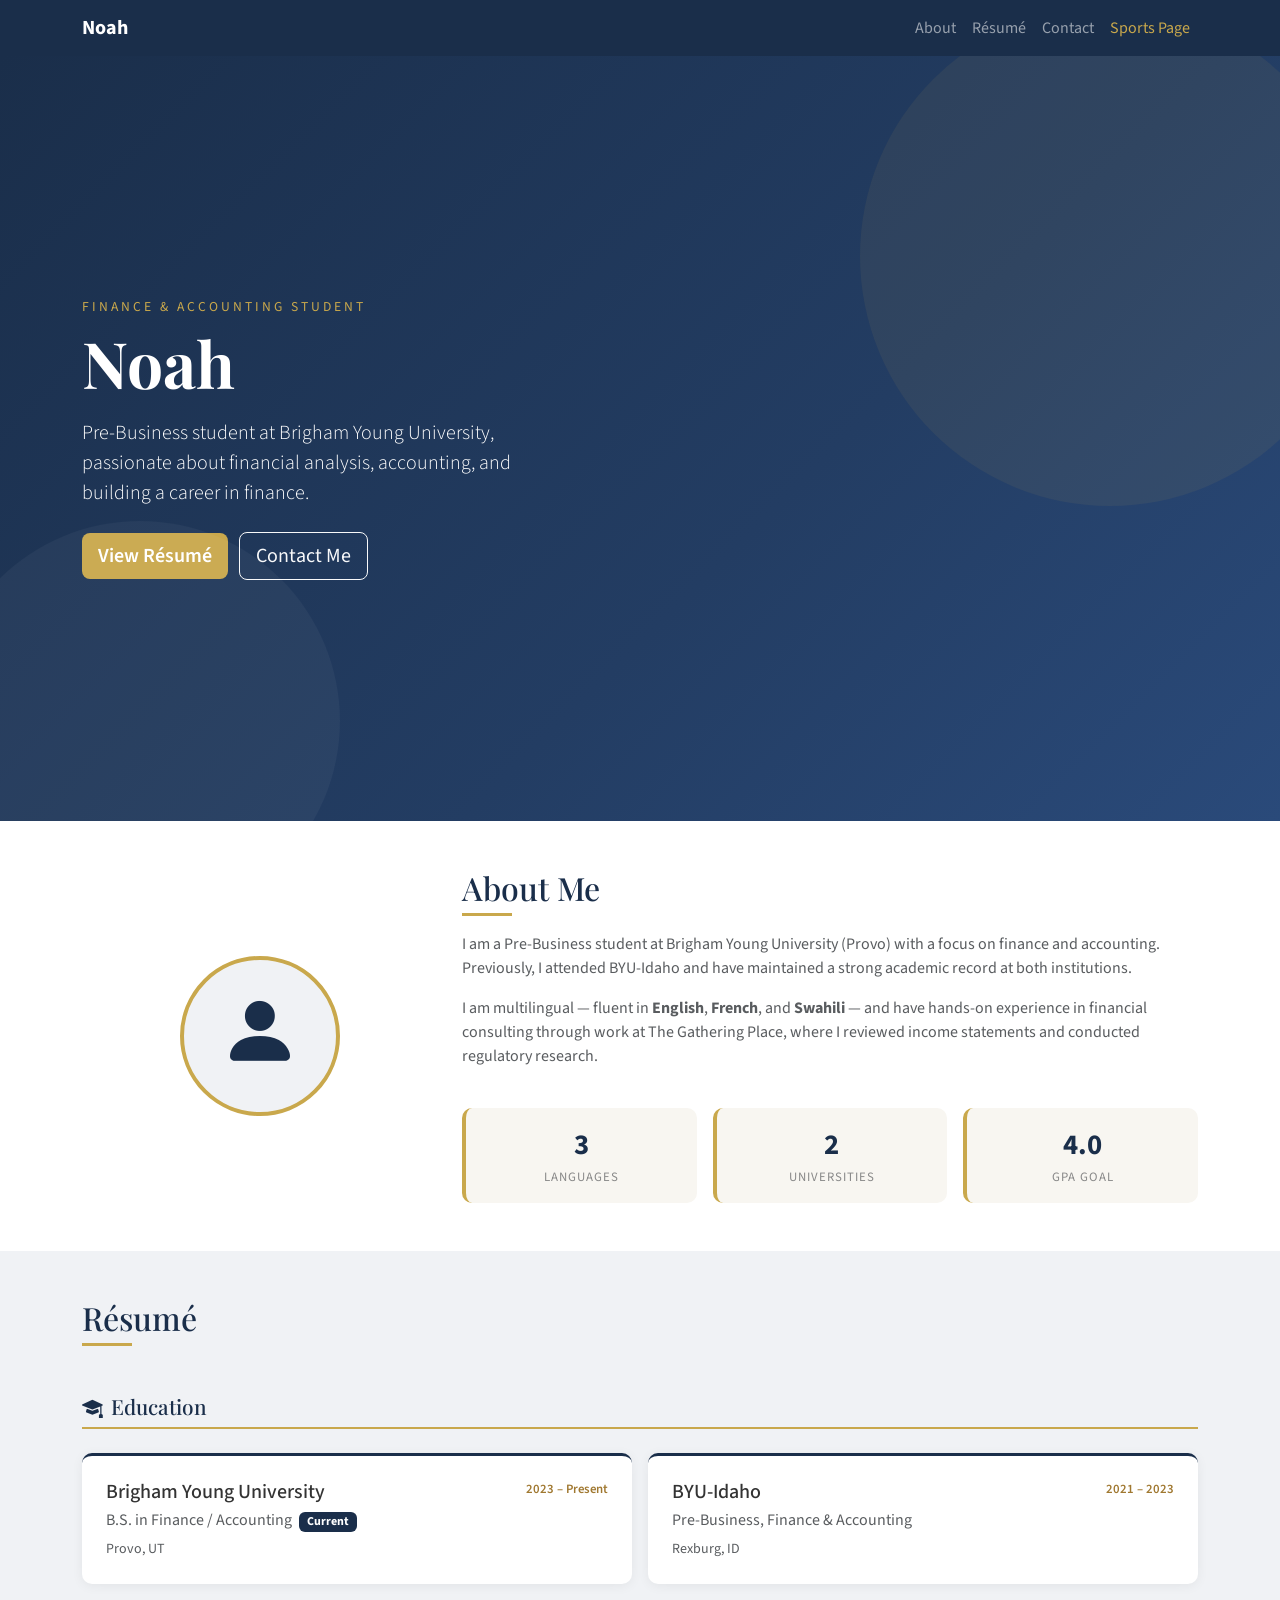
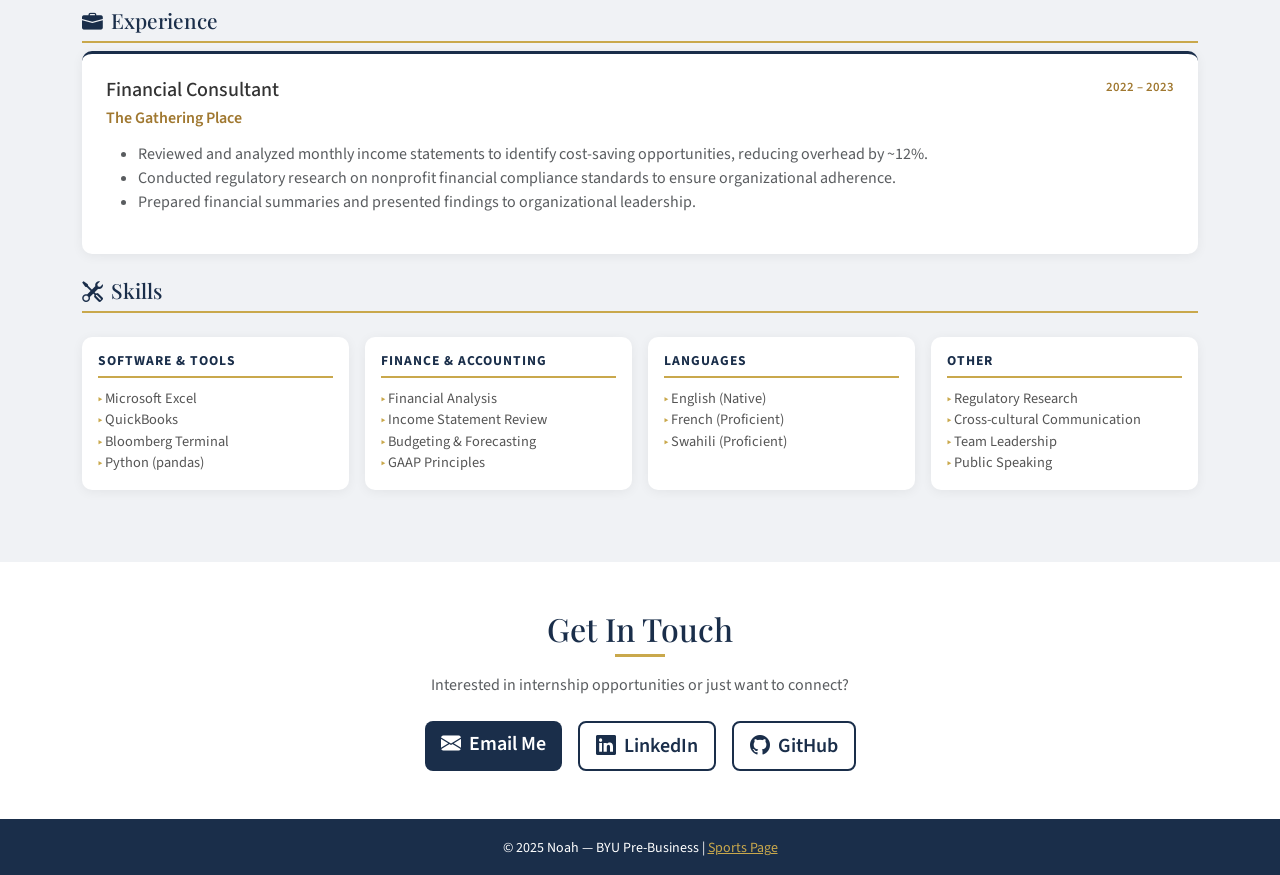
<file: index.html>
<!DOCTYPE html>
<html lang="en">
<head>
  <meta charset="UTF-8" />
  <meta name="viewport" content="width=device-width, initial-scale=1.0"/>
  <title>Noah | Finance & Accounting</title>
  <link rel="stylesheet" href="https://cdn.jsdelivr.net/npm/bootstrap@5.3.2/dist/css/bootstrap.min.css"/>
  <link rel="stylesheet" href="https://cdn.jsdelivr.net/npm/bootstrap-icons@1.11.3/font/bootstrap-icons.min.css"/>
  <link href="https://fonts.googleapis.com/css2?family=Playfair+Display:wght@400;700&family=Source+Sans+3:wght@300;400;600&display=swap" rel="stylesheet"/>
  <link rel="stylesheet" href="style1.css"/>
</head>
<body>

<!-- Navbar -->
<nav class="navbar navbar-expand-lg navbar-dark bg-navy sticky-top">
  <div class="container">
    <a class="navbar-brand fw-bold" href="index.html">Noah</a>
    <button class="navbar-toggler" type="button" data-bs-toggle="collapse" data-bs-target="#navMenu">
      <span class="navbar-toggler-icon"></span>
    </button>
    <div class="collapse navbar-collapse" id="navMenu">
      <ul class="navbar-nav ms-auto">
        <li class="nav-item"><a class="nav-link" href="#about">About</a></li>
        <li class="nav-item"><a class="nav-link" href="#resume">Résumé</a></li>
        <li class="nav-item"><a class="nav-link" href="#contact">Contact</a></li>
        <li class="nav-item"><a class="nav-link text-gold" href="scratch.html">Sports Page</a></li>
      </ul>
    </div>
  </div>
</nav>

<!-- Hero -->
<header class="hero-section text-white d-flex align-items-center">
  <div class="container py-5">
    <div class="row align-items-center">
      <div class="col-lg-7">
        <p class="overline-text mb-2">Finance &amp; Accounting Student</p>
        <h1 class="display-3 fw-bold mb-3" style="font-family:'Playfair Display',serif;">Noah</h1>
        <p class="lead mb-4" style="max-width:500px;">Pre-Business student at Brigham Young University, passionate about financial analysis, accounting, and building a career in finance.</p>
        <a href="#resume" class="btn btn-gold btn-lg me-2">View Résumé</a>
        <a href="#contact" class="btn btn-outline-light btn-lg">Contact Me</a>
      </div>
    </div>
  </div>
</header>

<!-- About -->
<section id="about" class="py-5">
  <div class="container">
    <div class="row g-4 align-items-center">
      <div class="col-lg-4 text-center">
        <div class="about-avatar mx-auto d-flex align-items-center justify-content-center">
          <i class="bi bi-person-fill" style="font-size:5rem;color:#1a2e4a;"></i>
        </div>
      </div>
      <div class="col-lg-8">
        <h2 class="section-title mb-3">About Me</h2>
        <p class="text-muted">I am a Pre-Business student at Brigham Young University (Provo) with a focus on finance and accounting. Previously, I attended BYU-Idaho and have maintained a strong academic record at both institutions.</p>
        <p class="text-muted">I am multilingual — fluent in <strong>English</strong>, <strong>French</strong>, and <strong>Swahili</strong> — and have hands-on experience in financial consulting through work at The Gathering Place, where I reviewed income statements and conducted regulatory research.</p>
        <div class="row mt-4 g-3">
          <div class="col-sm-4">
            <div class="stat-card text-center p-3">
              <div class="stat-number">3</div>
              <div class="stat-label">Languages</div>
            </div>
          </div>
          <div class="col-sm-4">
            <div class="stat-card text-center p-3">
              <div class="stat-number">2</div>
              <div class="stat-label">Universities</div>
            </div>
          </div>
          <div class="col-sm-4">
            <div class="stat-card text-center p-3">
              <div class="stat-number">4.0</div>
              <div class="stat-label">GPA Goal</div>
            </div>
          </div>
        </div>
      </div>
    </div>
  </div>
</section>

<!-- Resume -->
<section id="resume" class="py-5 bg-light-gray">
  <div class="container">
    <h2 class="section-title text-center mb-5">Résumé</h2>

    <!-- Education -->
    <div class="resume-block mb-4">
      <h4 class="resume-section-heading"><i class="bi bi-mortarboard-fill me-2"></i>Education</h4>
      <div class="row g-3 mt-1">
        <div class="col-md-6">
          <div class="resume-card p-4">
            <div class="d-flex justify-content-between align-items-start">
              <div>
                <h5 class="mb-1">Brigham Young University</h5>
                <p class="mb-1 text-muted">B.S. in Finance / Accounting <span class="badge bg-navy ms-1">Current</span></p>
                <small class="text-muted">Provo, UT</small>
              </div>
              <span class="resume-date">2023 – Present</span>
            </div>
          </div>
        </div>
        <div class="col-md-6">
          <div class="resume-card p-4">
            <div class="d-flex justify-content-between align-items-start">
              <div>
                <h5 class="mb-1">BYU-Idaho</h5>
                <p class="mb-1 text-muted">Pre-Business, Finance &amp; Accounting</p>
                <small class="text-muted">Rexburg, ID</small>
              </div>
              <span class="resume-date">2021 – 2023</span>
            </div>
          </div>
        </div>
      </div>
    </div>

    <!-- Experience -->
    <div class="resume-block mb-4">
      <h4 class="resume-section-heading"><i class="bi bi-briefcase-fill me-2"></i>Experience</h4>
      <div class="resume-card p-4 mt-2">
        <div class="d-flex justify-content-between align-items-start flex-wrap">
          <div>
            <h5 class="mb-1">Financial Consultant</h5>
            <p class="mb-1 text-gold-dark fw-semibold">The Gathering Place</p>
          </div>
          <span class="resume-date">2022 – 2023</span>
        </div>
        <ul class="mt-2 text-muted">
          <li>Reviewed and analyzed monthly income statements to identify cost-saving opportunities, reducing overhead by ~12%.</li>
          <li>Conducted regulatory research on nonprofit financial compliance standards to ensure organizational adherence.</li>
          <li>Prepared financial summaries and presented findings to organizational leadership.</li>
        </ul>
      </div>
    </div>

    <!-- Skills -->
    <div class="resume-block mb-4">
      <h4 class="resume-section-heading"><i class="bi bi-tools me-2"></i>Skills</h4>
      <div class="row g-3 mt-1">
        <div class="col-md-3 col-sm-6">
          <div class="skill-card p-3">
            <h6 class="skill-cat">Software &amp; Tools</h6>
            <ul class="skill-list">
              <li>Microsoft Excel</li>
              <li>QuickBooks</li>
              <li>Bloomberg Terminal</li>
              <li>Python (pandas)</li>
            </ul>
          </div>
        </div>
        <div class="col-md-3 col-sm-6">
          <div class="skill-card p-3">
            <h6 class="skill-cat">Finance &amp; Accounting</h6>
            <ul class="skill-list">
              <li>Financial Analysis</li>
              <li>Income Statement Review</li>
              <li>Budgeting &amp; Forecasting</li>
              <li>GAAP Principles</li>
            </ul>
          </div>
        </div>
        <div class="col-md-3 col-sm-6">
          <div class="skill-card p-3">
            <h6 class="skill-cat">Languages</h6>
            <ul class="skill-list">
              <li>English (Native)</li>
              <li>French (Proficient)</li>
              <li>Swahili (Proficient)</li>
            </ul>
          </div>
        </div>
        <div class="col-md-3 col-sm-6">
          <div class="skill-card p-3">
            <h6 class="skill-cat">Other</h6>
            <ul class="skill-list">
              <li>Regulatory Research</li>
              <li>Cross-cultural Communication</li>
              <li>Team Leadership</li>
              <li>Public Speaking</li>
            </ul>
          </div>
        </div>
      </div>
    </div>
  </div>
</section>

<!-- Contact -->
<section id="contact" class="py-5">
  <div class="container text-center">
    <h2 class="section-title mb-3">Get In Touch</h2>
    <p class="text-muted mb-4">Interested in internship opportunities or just want to connect?</p>
    <div class="d-flex justify-content-center gap-3 flex-wrap">
      <a href="mailto:noah@example.com" class="btn btn-navy btn-lg"><i class="bi bi-envelope-fill me-2"></i>Email Me</a>
      <a href="https://linkedin.com" target="_blank" class="btn btn-outline-navy btn-lg"><i class="bi bi-linkedin me-2"></i>LinkedIn</a>
      <a href="https://github.com" target="_blank" class="btn btn-outline-navy btn-lg"><i class="bi bi-github me-2"></i>GitHub</a>
    </div>
  </div>
</section>

<footer class="bg-navy text-white text-center py-3">
  <small>&copy; 2025 Noah &mdash; BYU Pre-Business | <a href="scratch.html" class="text-gold">Sports Page</a></small>
</footer>

<script src="https://cdn.jsdelivr.net/npm/bootstrap@5.3.2/dist/js/bootstrap.bundle.min.js"></script>
</body>
</html>
</file>
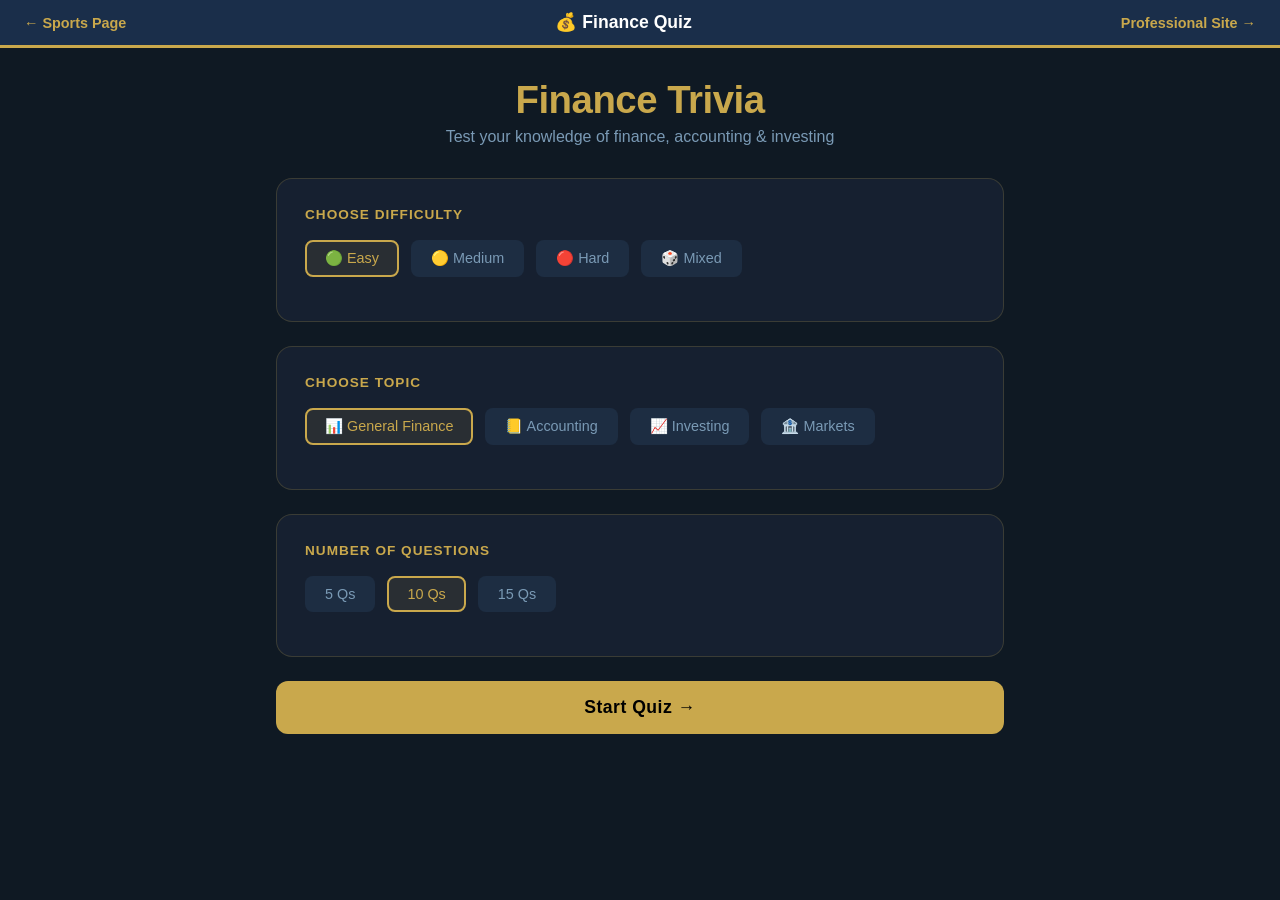
<file: app.html>
<!DOCTYPE html>
<html lang="en">
<head>
  <meta charset="UTF-8"/>
  <meta name="viewport" content="width=device-width, initial-scale=1.0"/>
  <title>Finance Quiz — Noah</title>
  <style>
    :root {
      --navy: #1a2e4a;
      --gold: #c9a84c;
      --gold-light: #f0c96e;
      --bg: #0f1923;
      --card: #162030;
      --card2: #1d2d42;
      --text: #e8e8e8;
      --muted: #7a9ab5;
      --correct: #22c55e;
      --wrong: #ef4444;
    }

    * { box-sizing: border-box; margin: 0; padding: 0; }

    body {
      font-family: 'Segoe UI', 'Helvetica Neue', sans-serif;
      background: var(--bg);
      color: var(--text);
      min-height: 100vh;
      display: flex;
      flex-direction: column;
    }

    /* Nav */
    .top-nav {
      background: var(--navy);
      padding: 12px 24px;
      display: flex;
      justify-content: space-between;
      align-items: center;
      border-bottom: 3px solid var(--gold);
    }
    .top-nav a {
      color: var(--gold);
      text-decoration: none;
      font-size: 0.9rem;
      font-weight: 600;
    }
    .top-nav .brand {
      font-size: 1.1rem;
      color: #fff;
      font-weight: 700;
    }

    /* Main layout */
    .app-container {
      flex: 1;
      max-width: 760px;
      margin: 0 auto;
      width: 100%;
      padding: 30px 16px 60px;
    }

    .app-title {
      text-align: center;
      margin-bottom: 32px;
    }
    .app-title h1 {
      font-size: 2.4rem;
      font-weight: 800;
      color: var(--gold);
      letter-spacing: -0.5px;
    }
    .app-title p {
      color: var(--muted);
      font-size: 1rem;
      margin-top: 6px;
    }

    /* Config panel */
    .config-panel {
      background: var(--card);
      border-radius: 16px;
      padding: 28px;
      border: 1px solid rgba(201,168,76,0.2);
      margin-bottom: 24px;
    }
    .config-panel h2 {
      font-size: 1.1rem;
      color: var(--gold);
      margin-bottom: 18px;
      text-transform: uppercase;
      letter-spacing: 1px;
      font-size: 0.85rem;
    }
    .config-row {
      display: flex;
      gap: 12px;
      flex-wrap: wrap;
      margin-bottom: 16px;
    }
    .config-btn {
      background: var(--card2);
      border: 2px solid transparent;
      color: var(--muted);
      padding: 8px 18px;
      border-radius: 8px;
      cursor: pointer;
      font-size: 0.9rem;
      transition: all 0.15s;
    }
    .config-btn.active {
      border-color: var(--gold);
      color: var(--gold);
      background: rgba(201,168,76,0.1);
    }
    .config-btn:hover { border-color: var(--gold); color: var(--gold); }

    /* Start button */
    .start-btn {
      width: 100%;
      background: var(--gold);
      color: #000;
      border: none;
      padding: 16px;
      border-radius: 12px;
      font-size: 1.1rem;
      font-weight: 700;
      cursor: pointer;
      transition: background 0.2s, transform 0.1s;
      letter-spacing: 0.5px;
    }
    .start-btn:hover { background: var(--gold-light); transform: translateY(-1px); }
    .start-btn:disabled { opacity: 0.5; cursor: not-allowed; transform: none; }

    /* Score bar */
    .score-bar {
      display: flex;
      justify-content: space-between;
      align-items: center;
      background: var(--card);
      border-radius: 10px;
      padding: 12px 20px;
      margin-bottom: 20px;
      border: 1px solid rgba(201,168,76,0.15);
    }
    .score-item { text-align: center; }
    .score-num { font-size: 1.5rem; font-weight: 800; color: var(--gold); }
    .score-label { font-size: 0.7rem; text-transform: uppercase; color: var(--muted); letter-spacing: 1px; }

    /* Question card */
    .question-card {
      background: var(--card);
      border-radius: 16px;
      padding: 28px;
      border: 1px solid rgba(201,168,76,0.2);
      margin-bottom: 20px;
    }
    .q-meta {
      display: flex;
      justify-content: space-between;
      align-items: center;
      margin-bottom: 16px;
    }
    .q-number {
      font-size: 0.75rem;
      text-transform: uppercase;
      letter-spacing: 1px;
      color: var(--muted);
    }
    .q-category {
      background: rgba(201,168,76,0.15);
      color: var(--gold);
      font-size: 0.75rem;
      padding: 3px 10px;
      border-radius: 20px;
      font-weight: 600;
    }
    .q-difficulty {
      font-size: 0.75rem;
      padding: 3px 10px;
      border-radius: 20px;
    }
    .diff-easy { background: rgba(34,197,94,0.15); color: #22c55e; }
    .diff-medium { background: rgba(234,179,8,0.15); color: #eab308; }
    .diff-hard { background: rgba(239,68,68,0.15); color: #ef4444; }

    .q-text {
      font-size: 1.2rem;
      line-height: 1.5;
      margin-bottom: 24px;
      font-weight: 500;
    }

    .options-grid {
      display: grid;
      grid-template-columns: 1fr 1fr;
      gap: 12px;
    }
    @media (max-width: 500px) { .options-grid { grid-template-columns: 1fr; } }

    .option-btn {
      background: var(--card2);
      border: 2px solid rgba(255,255,255,0.08);
      color: var(--text);
      padding: 14px 16px;
      border-radius: 10px;
      cursor: pointer;
      font-size: 0.95rem;
      text-align: left;
      transition: all 0.15s;
      line-height: 1.4;
    }
    .option-btn:hover:not(:disabled) {
      border-color: var(--gold);
      background: rgba(201,168,76,0.08);
    }
    .option-btn.correct {
      border-color: var(--correct);
      background: rgba(34,197,94,0.12);
      color: #86efac;
    }
    .option-btn.wrong {
      border-color: var(--wrong);
      background: rgba(239,68,68,0.12);
      color: #fca5a5;
    }
    .option-btn:disabled { cursor: default; }

    /* Explanation box */
    .explanation {
      background: rgba(201,168,76,0.08);
      border-left: 4px solid var(--gold);
      border-radius: 0 10px 10px 0;
      padding: 16px;
      margin-top: 16px;
      font-size: 0.95rem;
      color: #c8d8e8;
      line-height: 1.6;
      display: none;
    }
    .explanation.show { display: block; }
    .explanation strong { color: var(--gold); }

    /* Next button */
    .next-btn {
      width: 100%;
      background: var(--navy);
      border: 2px solid var(--gold);
      color: var(--gold);
      padding: 14px;
      border-radius: 10px;
      font-size: 1rem;
      font-weight: 700;
      cursor: pointer;
      transition: all 0.15s;
      display: none;
      margin-top: 12px;
    }
    .next-btn.show { display: block; }
    .next-btn:hover { background: var(--gold); color: #000; }

    /* Results */
    .results-card {
      background: var(--card);
      border-radius: 16px;
      padding: 40px 28px;
      text-align: center;
      border: 1px solid rgba(201,168,76,0.3);
    }
    .results-score {
      font-size: 4rem;
      font-weight: 900;
      color: var(--gold);
      line-height: 1;
    }
    .results-label { color: var(--muted); margin: 8px 0 24px; font-size: 1rem; }
    .results-grade {
      font-size: 1.5rem;
      font-weight: 700;
      margin-bottom: 20px;
    }
    .results-breakdown {
      display: flex;
      justify-content: center;
      gap: 30px;
      margin-bottom: 28px;
      flex-wrap: wrap;
    }
    .rb-item { text-align: center; }
    .rb-num { font-size: 2rem; font-weight: 800; }
    .rb-num.green { color: var(--correct); }
    .rb-num.red { color: var(--wrong); }
    .rb-lbl { font-size: 0.75rem; text-transform: uppercase; color: var(--muted); letter-spacing: 1px; }

    .restart-btn {
      background: var(--gold);
      color: #000;
      border: none;
      padding: 14px 32px;
      border-radius: 10px;
      font-size: 1rem;
      font-weight: 700;
      cursor: pointer;
      transition: background 0.2s;
    }
    .restart-btn:hover { background: var(--gold-light); }

    /* Loading */
    .loading-state {
      text-align: center;
      padding: 60px 20px;
      color: var(--muted);
    }
    .spinner {
      width: 48px; height: 48px;
      border: 4px solid rgba(201,168,76,0.2);
      border-top-color: var(--gold);
      border-radius: 50%;
      animation: spin 0.9s linear infinite;
      margin: 0 auto 20px;
    }
    @keyframes spin { to { transform: rotate(360deg); } }

    /* States */
    .hidden { display: none !important; }

    .progress-bar-wrap {
      background: rgba(255,255,255,0.06);
      border-radius: 4px;
      height: 6px;
      margin-bottom: 20px;
      overflow: hidden;
    }
    .progress-bar-fill {
      height: 100%;
      background: var(--gold);
      border-radius: 4px;
      transition: width 0.4s ease;
    }
  </style>
</head>
<body>

<nav class="top-nav">
  <a href="scratch.html">← Sports Page</a>
  <span class="brand">💰 Finance Quiz</span>
  <a href="index.html">Professional Site →</a>
</nav>

<div class="app-container">
  <div class="app-title">
    <h1>Finance Trivia</h1>
    <p>Test your knowledge of finance, accounting &amp; investing</p>
  </div>

  <!-- CONFIG SCREEN -->
  <div id="configScreen">
    <div class="config-panel">
      <h2>Choose Difficulty</h2>
      <div class="config-row">
        <button class="config-btn active" data-group="difficulty" data-val="easy">🟢 Easy</button>
        <button class="config-btn" data-group="difficulty" data-val="medium">🟡 Medium</button>
        <button class="config-btn" data-group="difficulty" data-val="hard">🔴 Hard</button>
        <button class="config-btn" data-group="difficulty" data-val="mixed">🎲 Mixed</button>
      </div>
    </div>
    <div class="config-panel">
      <h2>Choose Topic</h2>
      <div class="config-row">
        <button class="config-btn active" data-group="topic" data-val="general">📊 General Finance</button>
        <button class="config-btn" data-group="topic" data-val="accounting">📒 Accounting</button>
        <button class="config-btn" data-group="topic" data-val="investing">📈 Investing</button>
        <button class="config-btn" data-group="topic" data-val="markets">🏦 Markets</button>
      </div>
    </div>
    <div class="config-panel">
      <h2>Number of Questions</h2>
      <div class="config-row">
        <button class="config-btn" data-group="count" data-val="5">5 Qs</button>
        <button class="config-btn active" data-group="count" data-val="10">10 Qs</button>
        <button class="config-btn" data-group="count" data-val="15">15 Qs</button>
      </div>
    </div>
    <button class="start-btn" id="startBtn" onclick="startQuiz()">Start Quiz →</button>
  </div>

  <!-- LOADING -->
  <div id="loadingScreen" class="loading-state hidden">
    <div class="spinner"></div>
    <p id="loadingMsg">Generating your quiz questions...</p>
  </div>

  <!-- QUIZ SCREEN -->
  <div id="quizScreen" class="hidden">
    <div class="score-bar">
      <div class="score-item">
        <div class="score-num" id="scoreDisplay">0</div>
        <div class="score-label">Score</div>
      </div>
      <div class="score-item">
        <div class="score-num" id="qNumDisplay">1</div>
        <div class="score-label">Question</div>
      </div>
      <div class="score-item">
        <div class="score-num" id="qTotalDisplay">10</div>
        <div class="score-label">Total</div>
      </div>
      <div class="score-item">
        <div class="score-num" id="streakDisplay">0🔥</div>
        <div class="score-label">Streak</div>
      </div>
    </div>

    <div class="progress-bar-wrap">
      <div class="progress-bar-fill" id="progressBar" style="width:0%"></div>
    </div>

    <div class="question-card">
      <div class="q-meta">
        <span class="q-number" id="qNumberLabel">Question 1 of 10</span>
        <div style="display:flex;gap:8px;">
          <span class="q-category" id="qCategory">Finance</span>
          <span class="q-difficulty" id="qDifficulty">Easy</span>
        </div>
      </div>
      <p class="q-text" id="qText">Loading question...</p>
      <div class="options-grid" id="optionsGrid"></div>
      <div class="explanation" id="explanation"></div>
    </div>

    <button class="next-btn" id="nextBtn" onclick="nextQuestion()">Next Question →</button>
  </div>

  <!-- RESULTS -->
  <div id="resultsScreen" class="hidden">
    <div class="results-card">
      <div class="results-score" id="finalScore">0/10</div>
      <div class="results-label">Final Score</div>
      <div class="results-grade" id="finalGrade">Keep studying! 📚</div>
      <div class="results-breakdown">
        <div class="rb-item">
          <div class="rb-num green" id="correctCount">0</div>
          <div class="rb-lbl">Correct</div>
        </div>
        <div class="rb-item">
          <div class="rb-num red" id="wrongCount">0</div>
          <div class="rb-lbl">Wrong</div>
        </div>
        <div class="rb-item">
          <div class="rb-num" id="pctScore" style="color:var(--gold);">0%</div>
          <div class="rb-lbl">Accuracy</div>
        </div>
      </div>
      <button class="restart-btn" onclick="restartQuiz()">Play Again 🔄</button>
    </div>
  </div>
</div>

<script>
  // ── State ──
  let settings = { difficulty: 'easy', topic: 'general', count: 10 };
  let questions = [];
  let currentQ = 0;
  let score = 0;
  let streak = 0;
  let answered = false;

  // ── Config buttons ──
  document.querySelectorAll('.config-btn').forEach(btn => {
    btn.addEventListener('click', () => {
      const group = btn.dataset.group;
      document.querySelectorAll(`[data-group="${group}"]`).forEach(b => b.classList.remove('active'));
      btn.classList.add('active');
      settings[group] = btn.dataset.val;
    });
  });

  // ── Start quiz ──
  async function startQuiz() {
    document.getElementById('configScreen').classList.add('hidden');
    document.getElementById('loadingScreen').classList.remove('hidden');

    const msgs = [
      'Generating your quiz questions...',
      'Crafting tricky finance problems...',
      'Consulting the balance sheet...',
      'Crunching the numbers...'
    ];
    let mi = 0;
    const loadInterval = setInterval(() => {
      document.getElementById('loadingMsg').textContent = msgs[mi % msgs.length];
      mi++;
    }, 1800);

    try {
      questions = await fetchQuestions();
      clearInterval(loadInterval);
      document.getElementById('loadingScreen').classList.add('hidden');
      document.getElementById('quizScreen').classList.remove('hidden');
      document.getElementById('qTotalDisplay').textContent = questions.length;
      renderQuestion();
    } catch (err) {
      clearInterval(loadInterval);
      document.getElementById('loadingMsg').textContent = '⚠️ Error loading questions. Please try again.';
      console.error(err);
      setTimeout(() => {
        document.getElementById('loadingScreen').classList.add('hidden');
        document.getElementById('configScreen').classList.remove('hidden');
      }, 2500);
    }
  }

  async function fetchQuestions() {
    const topicMap = {
      general: 'general finance concepts, financial ratios, time value of money, and financial statements',
      accounting: 'accounting principles, debits and credits, GAAP, financial statements, and bookkeeping',
      investing: 'stocks, bonds, portfolio theory, valuation methods, and investment strategies',
      markets: 'capital markets, monetary policy, interest rates, and macroeconomic indicators'
    };

    const diffMap = {
      easy: 'easy (basic concepts, definitions)',
      medium: 'medium (application and analysis)',
      hard: 'hard (advanced calculations and synthesis)',
      mixed: 'mixed difficulty (a blend of easy, medium, and hard)'
    };

    const prompt = `Generate exactly ${settings.count} multiple-choice finance trivia questions about ${topicMap[settings.topic]}.
Difficulty level: ${diffMap[settings.difficulty]}.

Return ONLY valid JSON (no markdown, no backticks, no preamble) in this exact format:
[
  {
    "question": "Question text here?",
    "options": ["Option A", "Option B", "Option C", "Option D"],
    "correct": 0,
    "explanation": "Brief explanation of why this answer is correct.",
    "category": "Short category label",
    "difficulty": "Easy"
  }
]

Rules:
- "correct" is the 0-based index of the correct option in the "options" array
- All 4 options must be plausible
- Questions should be clear and unambiguous
- Explanations should be 1-2 sentences, educational
- Category should be 1-3 words
- Difficulty should be "Easy", "Medium", or "Hard"
- Generate exactly ${settings.count} questions`;

    const response = await fetch('https://api.anthropic.com/v1/messages', {
      method: 'POST',
      headers: { 'Content-Type': 'application/json' },
      body: JSON.stringify({
        model: 'claude-sonnet-4-20250514',
        max_tokens: 4000,
        messages: [{ role: 'user', content: prompt }]
      })
    });

    if (!response.ok) throw new Error('API error: ' + response.status);
    const data = await response.json();
    const text = data.content.map(c => c.text || '').join('').trim();
    const clean = text.replace(/```json|```/g, '').trim();
    return JSON.parse(clean);
  }

  // ── Render question ──
  function renderQuestion() {
    const q = questions[currentQ];
    answered = false;

    // Update meta
    document.getElementById('qNumberLabel').textContent = `Question ${currentQ + 1} of ${questions.length}`;
    document.getElementById('qNumDisplay').textContent = currentQ + 1;
    document.getElementById('qCategory').textContent = q.category || 'Finance';

    const diffEl = document.getElementById('qDifficulty');
    diffEl.textContent = q.difficulty || 'Medium';
    diffEl.className = 'q-difficulty';
    const d = (q.difficulty || '').toLowerCase();
    if (d === 'easy') diffEl.classList.add('diff-easy');
    else if (d === 'hard') diffEl.classList.add('diff-hard');
    else diffEl.classList.add('diff-medium');

    document.getElementById('qText').textContent = q.question;

    // Progress bar
    const pct = (currentQ / questions.length) * 100;
    document.getElementById('progressBar').style.width = pct + '%';

    // Options
    const grid = document.getElementById('optionsGrid');
    grid.innerHTML = '';
    q.options.forEach((opt, i) => {
      const btn = document.createElement('button');
      btn.className = 'option-btn';
      btn.textContent = opt;
      btn.onclick = () => selectAnswer(i);
      grid.appendChild(btn);
    });

    // Hide explanation + next
    const exp = document.getElementById('explanation');
    exp.classList.remove('show');
    document.getElementById('nextBtn').classList.remove('show');
  }

  function selectAnswer(index) {
    if (answered) return;
    answered = true;

    const q = questions[currentQ];
    const btns = document.querySelectorAll('.option-btn');

    btns.forEach(b => b.disabled = true);

    if (index === q.correct) {
      btns[index].classList.add('correct');
      score++;
      streak++;
    } else {
      btns[index].classList.add('wrong');
      btns[q.correct].classList.add('correct');
      streak = 0;
    }

    // Update displays
    document.getElementById('scoreDisplay').textContent = score;
    document.getElementById('streakDisplay').textContent = streak + (streak >= 3 ? '🔥' : '');

    // Show explanation
    const exp = document.getElementById('explanation');
    exp.innerHTML = `<strong>${index === q.correct ? '✅ Correct!' : '❌ Incorrect.'}</strong> ${q.explanation}`;
    exp.classList.add('show');

    // Show next or finish
    const nextBtn = document.getElementById('nextBtn');
    nextBtn.classList.add('show');
    if (currentQ === questions.length - 1) {
      nextBtn.textContent = 'See Results 🏆';
    } else {
      nextBtn.textContent = 'Next Question →';
    }
  }

  function nextQuestion() {
    currentQ++;
    if (currentQ >= questions.length) {
      showResults();
    } else {
      renderQuestion();
    }
  }

  function showResults() {
    document.getElementById('quizScreen').classList.add('hidden');
    document.getElementById('resultsScreen').classList.remove('hidden');

    const total = questions.length;
    const pct = Math.round((score / total) * 100);

    document.getElementById('finalScore').textContent = `${score}/${total}`;
    document.getElementById('correctCount').textContent = score;
    document.getElementById('wrongCount').textContent = total - score;
    document.getElementById('pctScore').textContent = pct + '%';

    let grade, gradeColor;
    if (pct >= 90) { grade = 'Outstanding! 🏆 Finance genius!'; gradeColor = '#22c55e'; }
    else if (pct >= 75) { grade = 'Great work! 📈 Strong finance knowledge.'; gradeColor = '#84cc16'; }
    else if (pct >= 60) { grade = 'Good effort! 📊 Keep studying.'; gradeColor = '#eab308'; }
    else if (pct >= 40) { grade = 'Keep practicing! 📚 You\'ll get there.'; gradeColor = '#f97316'; }
    else { grade = 'Time to hit the books! 💪'; gradeColor = '#ef4444'; }

    const gradeEl = document.getElementById('finalGrade');
    gradeEl.textContent = grade;
    gradeEl.style.color = gradeColor;

    document.getElementById('progressBar').style.width = '100%';
  }

  function restartQuiz() {
    questions = [];
    currentQ = 0;
    score = 0;
    streak = 0;
    answered = false;
    document.getElementById('resultsScreen').classList.add('hidden');
    document.getElementById('progressBar').style.width = '0%';
    document.getElementById('scoreDisplay').textContent = '0';
    document.getElementById('streakDisplay').textContent = '0';
    document.getElementById('configScreen').classList.remove('hidden');
  }
</script>
</body>
</html>
</file>
<file: style1.css>
/* style1.css — Custom CSS for Professional Bootstrap Page */

:root {
  --navy: #1a2e4a;
  --navy-light: #233d63;
  --gold: #c9a84c;
  --gold-dark: #a07830;
  --off-white: #f8f6f1;
  --light-gray: #f0f2f5;
}

body {
  font-family: 'Source Sans 3', sans-serif;
  color: #333;
}

/* Navbar */
.bg-navy { background-color: var(--navy) !important; }

/* Hero */
.hero-section {
  background: linear-gradient(135deg, var(--navy) 0%, var(--navy-light) 60%, #2a4a7a 100%);
  min-height: 85vh;
  position: relative;
  overflow: hidden;
}
.hero-section::before {
  content: '';
  position: absolute;
  top: -50px; right: -80px;
  width: 500px; height: 500px;
  border-radius: 50%;
  background: rgba(201,168,76,0.08);
  pointer-events: none;
}
.hero-section::after {
  content: '';
  position: absolute;
  bottom: -100px; left: -60px;
  width: 400px; height: 400px;
  border-radius: 50%;
  background: rgba(255,255,255,0.04);
  pointer-events: none;
}
.overline-text {
  font-size: 0.85rem;
  letter-spacing: 3px;
  text-transform: uppercase;
  color: var(--gold);
}

/* Buttons */
.btn-gold {
  background-color: var(--gold);
  color: #fff;
  border: none;
  font-weight: 600;
  transition: background 0.2s;
}
.btn-gold:hover { background-color: var(--gold-dark); color: #fff; }

.btn-navy {
  background-color: var(--navy);
  color: #fff;
  border: none;
  font-weight: 600;
}
.btn-navy:hover { background-color: var(--navy-light); color: #fff; }

.btn-outline-navy {
  border: 2px solid var(--navy);
  color: var(--navy);
  font-weight: 600;
}
.btn-outline-navy:hover { background-color: var(--navy); color: #fff; }

/* Section titles */
.section-title {
  font-family: 'Playfair Display', serif;
  color: var(--navy);
  font-size: 2rem;
  position: relative;
  display: inline-block;
}
.section-title::after {
  content: '';
  display: block;
  width: 50px;
  height: 3px;
  background: var(--gold);
  margin-top: 6px;
}
.text-center .section-title::after { margin: 6px auto 0; }

/* About */
.about-avatar {
  width: 160px; height: 160px;
  border-radius: 50%;
  background: var(--light-gray);
  border: 4px solid var(--gold);
}
.stat-card {
  border-radius: 10px;
  background: var(--off-white);
  border-left: 4px solid var(--gold);
}
.stat-number { font-size: 1.8rem; font-weight: 700; color: var(--navy); }
.stat-label { font-size: 0.8rem; text-transform: uppercase; letter-spacing: 1px; color: #888; }

/* Resume */
.bg-light-gray { background-color: var(--light-gray); }

.resume-block { }
.resume-section-heading {
  font-family: 'Playfair Display', serif;
  color: var(--navy);
  font-size: 1.3rem;
  border-bottom: 2px solid var(--gold);
  padding-bottom: 8px;
}
.resume-card {
  background: #fff;
  border-radius: 10px;
  box-shadow: 0 2px 12px rgba(0,0,0,0.06);
  border-top: 3px solid var(--navy);
  height: 100%;
}
.resume-date {
  font-size: 0.8rem;
  color: var(--gold-dark);
  font-weight: 600;
  white-space: nowrap;
  margin-left: 10px;
}
.text-gold-dark { color: var(--gold-dark); }
.text-gold { color: var(--gold); }

/* Skills */
.skill-card {
  background: #fff;
  border-radius: 10px;
  box-shadow: 0 2px 12px rgba(0,0,0,0.06);
  height: 100%;
}
.skill-cat {
  color: var(--navy);
  font-weight: 700;
  font-size: 0.85rem;
  text-transform: uppercase;
  letter-spacing: 1px;
  border-bottom: 2px solid var(--gold);
  padding-bottom: 6px;
  margin-bottom: 10px;
}
.skill-list {
  list-style: none;
  padding: 0; margin: 0;
  font-size: 0.9rem;
  color: #555;
}
.skill-list li::before {
  content: '▸ ';
  color: var(--gold);
}
</file>
